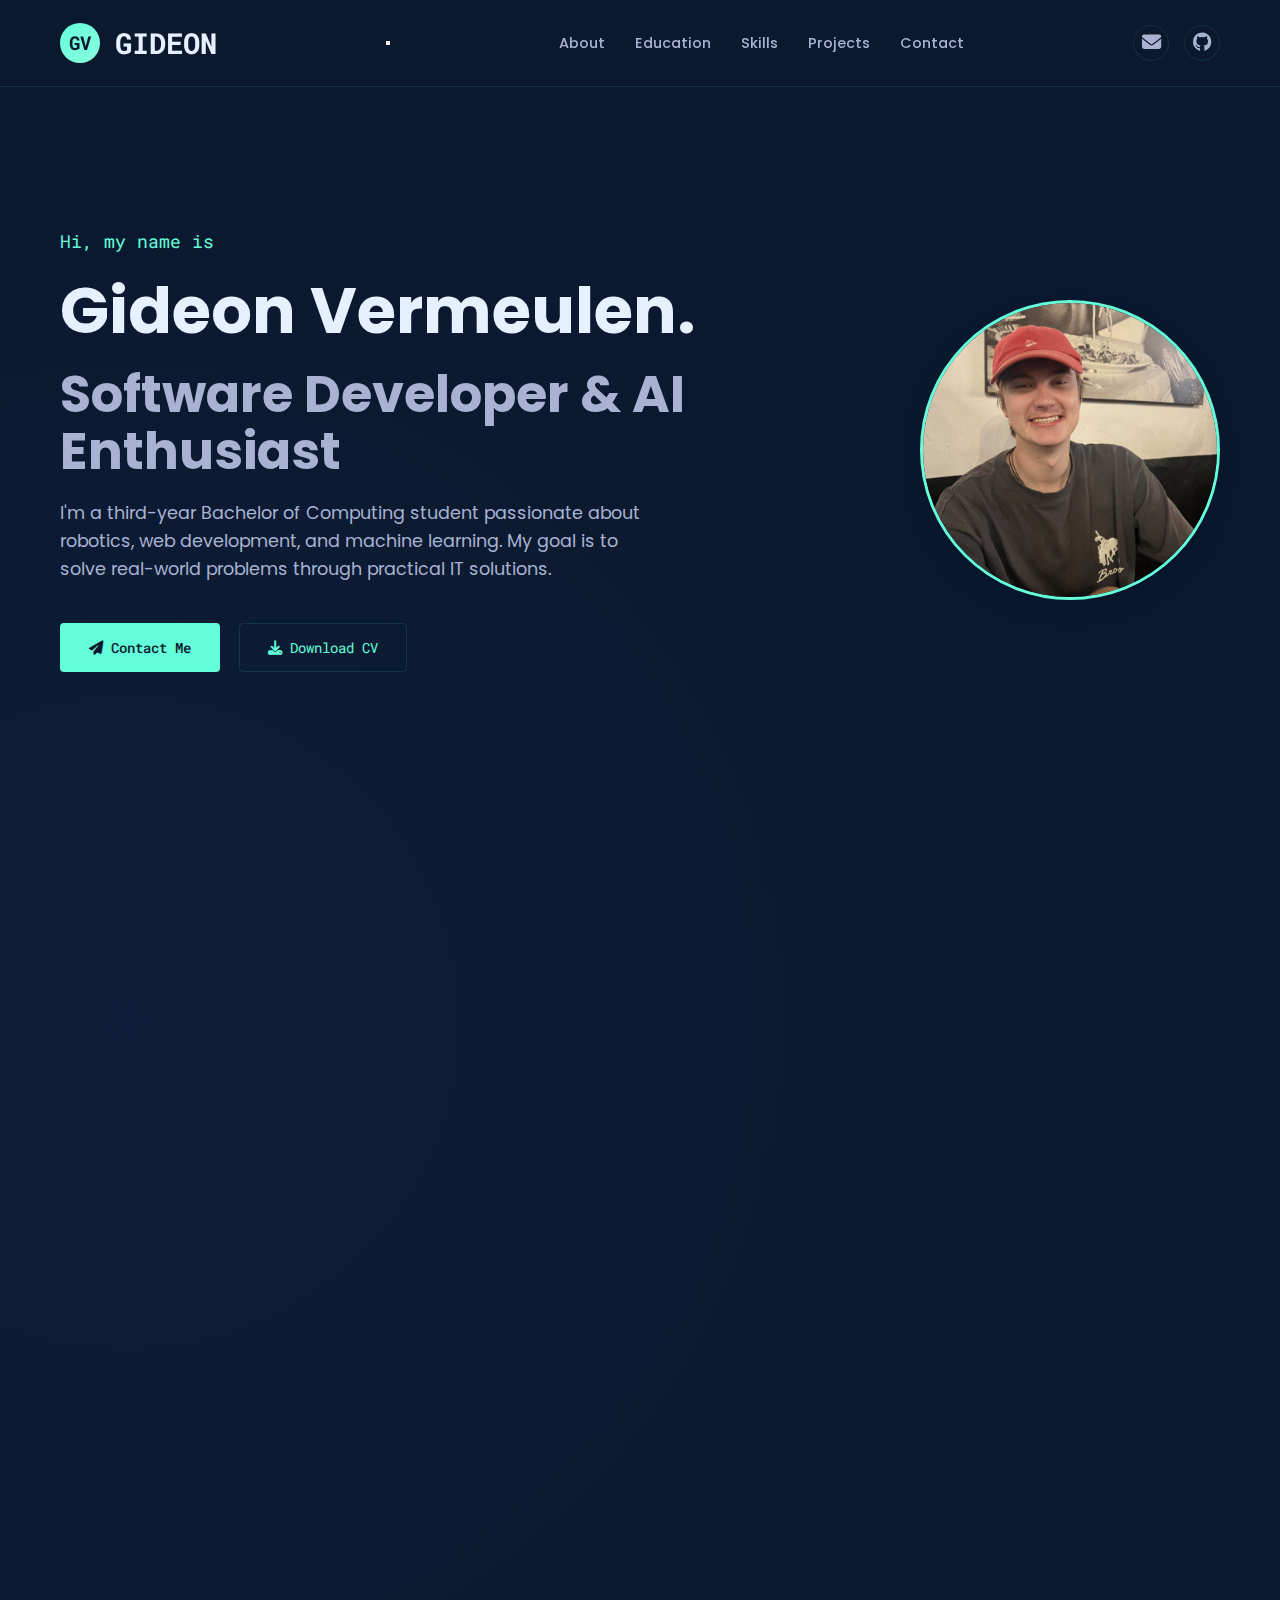
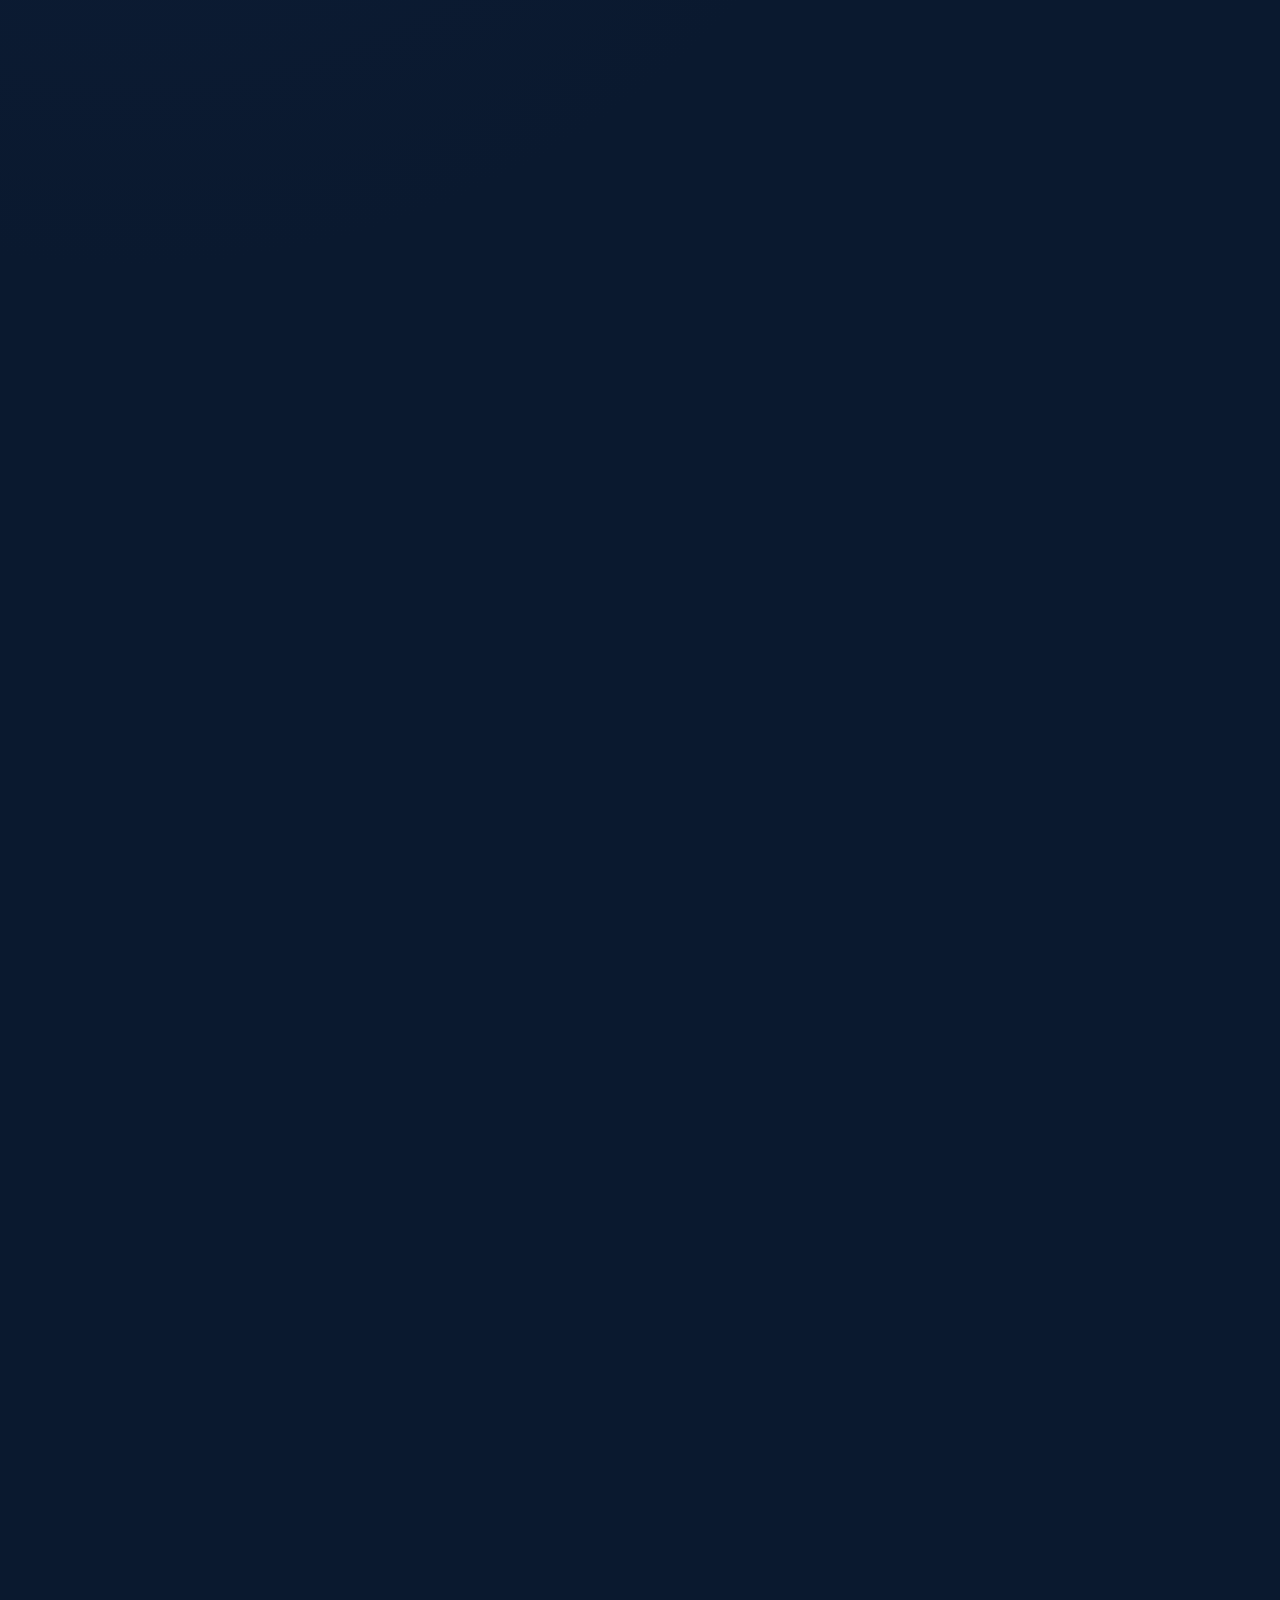
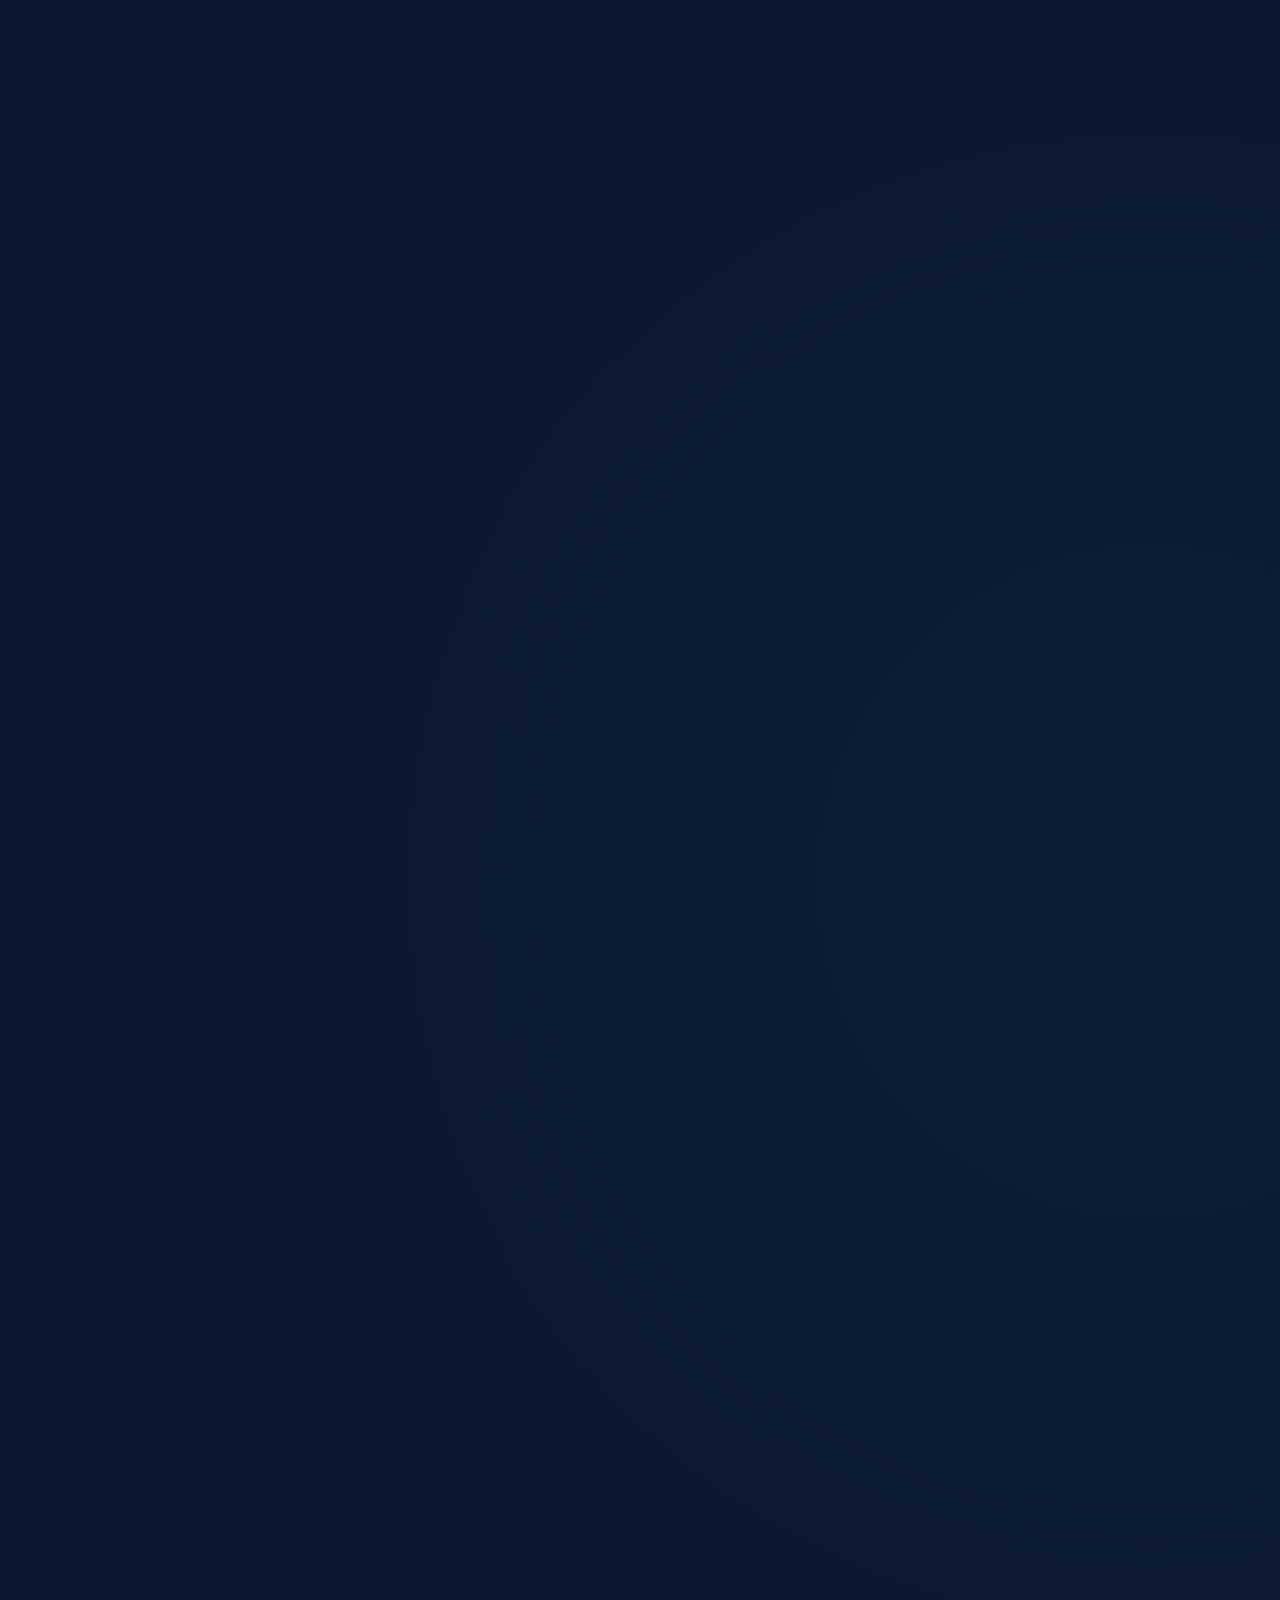
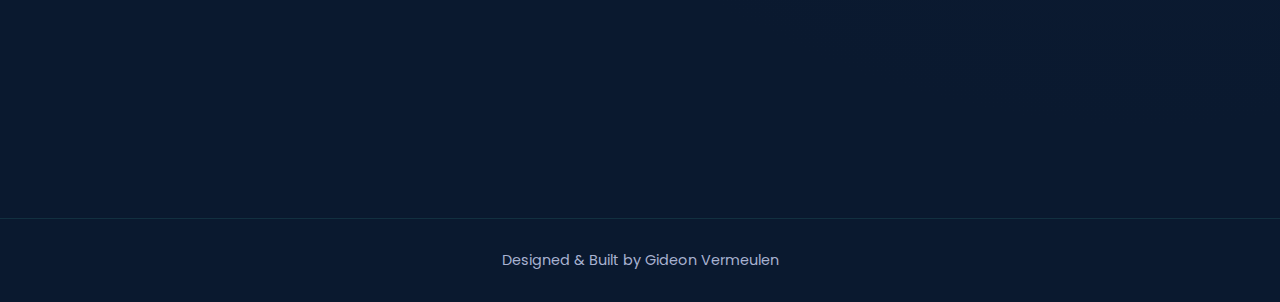
<file: index.html>
<!DOCTYPE html>
<html lang="en">
<head>
    <meta charset="UTF-8">
    <meta name="viewport" content="width=device-width, initial-scale=1.0">
    <title>Gideon Vermeulen - Software Developer</title>
    <link rel="stylesheet" href="https://cdnjs.cloudflare.com/ajax/libs/font-awesome/6.4.0/css/all.min.css">
    <link href="https://fonts.googleapis.com/css2?family=Poppins:wght@300;400;500;600;700&family=Roboto+Mono:wght@300;400;500;700&display=swap" rel="stylesheet">
    <link rel="stylesheet" href="css/Style.css">
</head>
<body>
    <!-- Header & Navigation -->
    <header>
        <div class="container nav-container">
            <a href="#" class="logo">
                <div class="logo-icon">GV</div>
                <span>GIDEON</span>
            </a>
            <button class="nav-toggle" aria-label="Open navigation" aria-expanded="false">
                <span class="hamburger"></span>
            </button>
            <div class="nav-links">
                <a href="#about" class="nav-link">About</a>
                <a href="#education" class="nav-link">Education</a>
                <a href="#skills" class="nav-link">Skills</a>
                <a href="#projects" class="nav-link">Projects</a>
                <a href="#contact" class="nav-link">Contact</a>
            </div>
            <div class="social-icons">
                <a href="mailto:gideonnicovermeulebn@gmail.com" class="icon-link" aria-label="Email">
                    <i class="fas fa-envelope"></i>
                </a>
                <a href="https://github.com/GideonVermeulen" target="_blank" class="icon-link" aria-label="GitHub">
                    <i class="fab fa-github"></i>
                </a>
            </div>
        </div>
    </header>

    <!-- Hero Section -->
    <section class="hero">
        <div class="container">
            <div class="hero-content">
                <div class="hero-text fade-in">
                    <p class="hero-subtitle fade-in">Hi, my name is</p>
                    <h1 class="hero-title fade-in">Gideon Vermeulen.</h1>
                    <h2 class="hero-title fade-in" style="color: var(--text-light); font-size: clamp(1.8rem, 4vw, 3.5rem);">Software Developer & AI Enthusiast</h2>
                    <p class="hero-description fade-in">
                        I'm a third-year Bachelor of Computing student passionate about robotics, web development, and machine learning. My goal is to solve real-world problems through practical IT solutions.
                    </p>
                    <div class="hero-buttons">
                        <a href="#contact" class="btn btn-primary fade-in">
                            <i class="fas fa-paper-plane"></i> Contact Me
                        </a>
                        <a href="src/cv_Gideon.pdf" class="btn fade-in" id="downloadCv" target="_blank" rel="noopener noreferrer">
                            <i class="fas fa-download"></i> Download CV
                        </a>
                    </div>
                </div>
                <div class="hero-image fade-in">
                    <div class="headshot-frame animated">
                        <img src="images/test.jpg" alt="Gideon Vermeulen" class="headshot-img">
                    </div>
                </div>
            </div>
        </div>
    </section>

    <!-- About Section -->
    <section id="about">
        <div class="container">
            <h2 class="section-title fade-in" data-number="01.">About Me</h2>
            <div class="section-content fade-in">
                <div class="about-content">
                    <div class="about-text">
                        <p>
                        I enjoy coding, building projects, and exploring robotics. In my free time, I like to play games and work on side projects where I can try out new ideas and see how my skills improve. I learn best by doing and love seeing tangible progress through each challenge. I'm always eager to grow, improve, and explore new opportunities.
                        </p>
                        <p>
                            I've worked on both front-end and back-end components, especially within educational and research-focused environments. I've worked with REST APIs, public API integration, and basic RESTful API design, and I love experimenting with tech that makes a real world impact. I'm quick to learn, collaborative, and always eager to solve new problems through code.
                        </p>
                        <div class="skills-grid">
                            <div class="skill-item">
                                <i class="fas fa-code skill-icon"></i>
                                <span>Full-Stack Development(student level)</span>
                            </div>
                            <div class="skill-item">
                                <i class="fas fa-robot skill-icon"></i>
                                <span>Robotics & IoT</span>
                            </div>
                            <div class="skill-item">
                                <i class="fas fa-brain skill-icon"></i>
                                <span>Machine Learning</span>
                            </div>
                            <div class="skill-item">
                                <i class="fas fa-microchip skill-icon"></i>
                                <span>Embedded Systems</span>
                            </div>
                        </div>
                    </div>
                </div>
            </div>
        </div>
    </section>

    <!-- Education Section -->
    <section id="education">
        <div class="container">
            <h2 class="section-title fade-in" data-number="02.">Education & Experience</h2>
            <div class="section-content fade-in">
                <div class="timeline-item">
                    <div class="timeline-date">2023 - Present</div>
                        <h3 class="timeline-title">Belgium Campus iTversity — Stellenbosch Campus</h3>
                        <p class="timeline-text">Bachelor of Computing (BComp) — 3rd Year</p>
                        <p class="timeline-text">Areas of focus: Software Engineering, AI, Web Development</p>
                    <div class="show-more-link">
                        Show more <span class="arrow">▼</span>
                    </div>
    <div class="extra-info">
        <p>
            I'm currently a third-year Software Engineering student at Belgium Campus iTversity, actively involved in the Robotics Club and selected to participate in the UCLL International Project, which focuses on combating water hyacinth through innovative IT solutions.
        </p>
    </div>
</div>
                    <div class="timeline-item">
                        <div class="timeline-date">Matriculated  2022</div>
                        <h3 class="timeline-title">Paul Roos Gimnasium</h3>
                        <p class="timeline-text">National Senior Certificate</p>
                    </div>
                </div>
            </div>
        </div>
    </section>

    <!-- Skills Section -->
    <section id="skills">
        <div class="container">
            <h2 class="section-title fade-in" data-number="03.">Technical Skills</h2>
            <div class="section-content fade-in">
                <div class="skills-grid">
                    <div>
                        <h3 style="color: var(--accent); margin-bottom: 15px;">Languages</h3>
                        <p>TypeScript, JavaScript, C#, Java, Python, SQL, HTML/CSS, C++ (Arduino)</p>
                    </div>
                    <div>
                        <h3 style="color: var(--accent); margin-bottom: 15px;">Frameworks / Libraries</h3>
                        <p>Web: Node.js, Express.js, Flask, JSP, Apache Tomcat, React</p>
                        <p>Desktop: Java Swing, .NET (C#)</p>
                        <p>AI/ML: scikit-learn, NumPy, YOLO, TensorFlow, Matplotlib, Seaborn</p>
                    </div>
                    <div>
                        <h3 style="color: var(--accent); margin-bottom: 15px;">Databases</h3>
                        <p>Redis, SQLite, MongoDB, JavaDB, PostgreSQL, MySQL, Microsoft SQL Server</p>
                    </div>
                    <div>
                        <h3 style="color: var(--accent); margin-bottom: 15px;">Tools / Platforms</h3>
                        <p>Docker, Git & GitHub, Postman, Render, Discord API, AWS, Arduino, SQL Server Management Studio</p>
                    </div>
                </div>
            </div>
        </div>
    </section>

    <!-- Projects Section -->
    <section id="projects">
        <div class="container">
            <h2 class="section-title fade-in" data-number="04.">Project Experience</h2>
            <div class="projects-grid">
                <!-- Project 1 -->
                <div class="project-card fade-in">
    <div class="project-header">
        <h3 class="project-title">
            <i class="fas fa-university project-icon"></i>
            CampusLearn Tutoring platform
        </h3>
        <div class="project-tags">
            <span class="project-tag">Node.js</span>
            <span class="project-tag">TypeScript</span>
            <span class="project-tag">MongoDB</span>
            <span class="project-tag">Redis</span>
            <span class="project-tag">Socket.IO</span>
            <span class="project-tag">WebRTC</span>
            <span class="project-tag">Docker</span>
            <span class="project-tag">AWS</span>
            <span class="project-tag">CI/CD</span>
            <span class="project-tag">React</span>
            <span class="project-tag">REST API</span>
            <span class="project-tag">JWT</span>
        </div>
    </div>
    <div class="project-body">
        <p class="project-description">
            A comprehensive educational platform featuring real-time chat, forums, video calling via WebRTC. Backend utilizes Node.js and TypeScript, with Redis for caching and MongoDB for persistence. Successfully deployed to AWS using multi-stage Docker builds and a complete CI/CD pipeline. (No longer hosted)
        </p>
        <div class="project-links">
            <a href="https://github.com/FreeYungHammy/CampusLearn" target="_blank" class="project-link"><i class="fab fa-github"></i> GitHub Repo
            </a>
        </div>
    </div>
</div>
                
                <!-- Project 2 -->
                <div class="project-card fade-in">
                    <div class="project-header">
                        <h3 class="project-title">
                            <i class="fas fa-gas-pump project-icon"></i>
                            ULP95 Fuel Price Prediction
                        </h3>
                        <div class="project-tags">
                            <span class="project-tag">Python</span>
                            <span class="project-tag">scikit-learn</span>
                            <span class="project-tag">Flask</span>
                            <span class="project-tag">Public API</span>
                            <span class="project-tag">Web scraping</span>
                        </div>
                    </div>
                    <div class="project-body">
                        <p class="project-description">
                            Predicts fuel prices in the South African coastal region using machine learning. Currently integrating web scraping and API input to automate predictions.
                        </p>
                        <div class="project-links">
                            <span class="project-tag">In Progress</span>
                            <a href="https://github.com/GideonVermeulen/Petrol-predictions" target="_blank" class="project-link">
                                <i class="fab fa-github"></i> GitHub Repo
                            </a>
                        </div>
                    </div>
                </div>
                
                <!-- Project 3 -->
                <div class="project-card fade-in">
                    <div class="project-header">
                        <h3 class="project-title">
                            <i class="fas fa-robot project-icon"></i>
                            Water Hyacinth Detection(UCLL International Project)
                        </h3>
                        <div class="project-tags">
                            <span class="project-tag">YOLOv8</span>
                            <span class="project-tag">Python</span>
                            <span class="project-tag">Arduino</span>
                            <span class="project-tag">IoT</span>
                            <span class="project-tag">Serial</span>
                        </div>
                    </div>
                    <div class="project-body">
                        <p class="project-description">
                            YOLOv8-based object detection model to identify water hyacinth. Created a working Arduino-powered demo as part of an international project.
                        </p>
                        <div class="project-links">
                            <a href="https://github.com/GideonVermeulen/WaterhaycinthModel_With_arduino_code" target="_blank" class="project-link">
                                <i class="fab fa-github"></i> GitHub Repo
                            </a>
                        </div>
                    </div>
                </div>
                
                <!-- Project 4 -->
                <div class="project-card fade-in">
                    <div class="project-header">
                        <h3 class="project-title">
                            <i class="fab fa-discord project-icon"></i>
                            Arduino-Connected Discord Bot
                        </h3>
                        <div class="project-tags">
                            <span class="project-tag">Discord API</span>
                            <span class="project-tag">Arduino</span>
                            <span class="project-tag">Serial</span>
                        </div>
                    </div>
                    <div class="project-body">
                        <p class="project-description">
                            Created a bot that blinks a physical LED on an Arduino when a Discord message is received. Combines Discord API with serial port communication.
                        </p>
                        <div class="project-links">
                            <a href="https://github.com/GideonVermeulen/My-First-Discord-Bot" target="_blank" class="project-link">
                                <i class="fab fa-github"></i> GitHub Repo
                            </a>
                        </div>
                    </div>
                </div>

                <!-- Project 5 -->
                <div class="project-card fade-in">
                    <div class="project-header">
                        <h3 class="project-title">
                            <i class="fas fa-graduation-cap project-icon"></i>
                            Student Grade Prediction
                        </h3>
                        <div class="project-tags">
                            <span class="project-tag">Python</span>
                            <span class="project-tag">scikit-learn</span>
                            <span class="project-tag">Flask</span>
                            <span class="project-tag">NumPy</span>
                            <span class="project-tag">pandas</span>
                            <span class="project-tag">ANN</span>
                            <span class="project-tag">Keras</span>
                            <span class="project-tag">Matplotlib</span>
                            <span class="project-tag">Seaborn</span>
                        </div>
                    </div>
                    <div class="project-body">
                        <p class="project-description">
                            ANN powered student grade classifier built in Python with scikit-learn, deployed via Flask on Render. 
                        </p>
                        <div class="project-links">
                            <a href="https://mlg282-project-1-website.onrender.com" target="_blank" class="project-link">
                                <i class="fas fa-external-link-alt"></i> Live Website
                            </a>
                            <div class="project-links">
                            <a href="https://github.com/CountessOreo/Grade-Prediction-Tool" target="_blank" class="project-link">
                                <i class="fab fa-github"></i> GitHub Repo
                            </a>
                        </div>
                        </div>
                    </div>
                </div>

                <!-- Project 6 -->
                <div class="project-card fade-in">
                    <div class="project-header">
                        <h3 class="project-title">
                            <i class="fas fa-comment project-icon"></i>
                            Sentiment Analysis Web App
                        </h3>
                        <div class="project-tags">
                            <span class="project-tag">Python</span>
                            <span class="project-tag">NLP</span>
                            <span class="project-tag">Flask</span>
                            <span class="project-tag">pandas</span>
                            <span class="project-tag">NumPy</span>
                            <span class="project-tag">scikit-learn</span>
                            <span class="project-tag">Matplotlib</span>
                            <span class="project-tag">Seaborn</span>
                        </div>
                    </div>
                    <div class="project-body">
                        <p class="project-description">
                            Analyzes and classifies text reviews as positive or negative using natural language processing.
                        </p>
                        <div class="project-links">
                            <a href="https://mlg282-project-2-website.onrender.com" target="_blank" class="project-link">
                                <i class="fas fa-external-link-alt"></i> Live Website
                            </a>
                            <a href="https://github.com/CountessOreo/Sentiment-Analysis-Web-Dashboard" target="_blank" class="project-link">
                                <i class="fab fa-github"></i> GitHub Repo
                            </a>
                        </div>
                    </div>
                </div>

                <!-- Project 7 -->
                <div class="project-card fade-in">
                    <div class="project-header">
                        <h3 class="project-title">
                            <i class="fas fa-user-md project-icon"></i>
                            Student Wellness System
                        </h3>
                        <div class="project-tags">
                            <span class="project-tag">Java</span>
                            <span class="project-tag">JavaDB</span>
                            <span class="project-tag">Java Swing</span>
                        </div>
                    </div>
                    <div class="project-body">
                        <p class="project-description">
                            Desktop application to manage counselors, appointments, and feedback. Built in Java using JavaDB and Java Swing.
                        </p>
                        <div class="project-links">
                            <a href="https://github.com/GideonVermeulen/PRG381_DesktopApp" target="_blank" class="project-link">
                                <i class="fab fa-github"></i> GitHub Repo
                            </a>
                        </div>
                    </div>
                </div>

                <!-- Project 8 -->
                <div class="project-card fade-in">
                    <div class="project-header">
                        <h3 class="project-title">
                            <i class="fas fa-book project-icon"></i>
                            Library Management System
                        </h3>
                        <div class="project-tags">
                            <span class="project-tag">C#</span>
                            <span class="project-tag">.NET</span>
                            <span class="project-tag">SQLite</span>
                            <span class="project-tag">Bcrypt</span>
                        </div>
                    </div>
                    <div class="project-body">
                        <p class="project-description">
                            Book and client management desktop tool. Built in C# (.NET) using SQLite with Bcrypt for password security.
                        </p>
                        <div class="project-links">
                            <a href="https://github.com/FrederikWKnoetze/PRG-281-Library" target="_blank" class="project-link">
                                <i class="fab fa-github"></i> GitHub Repo
                            </a>
                        </div>
                    </div>
                </div>

                <!-- Project 9 -->
                <div class="project-card fade-in">
                    <div class="project-header">
                        <h3 class="project-title">
                            <i class="fas fa-dragon project-icon"></i>
                            Elden Ring Educational Website
                        </h3>
                        <div class="project-tags">
                            <span class="project-tag">HTML</span>
                            <span class="project-tag">CSS</span>
                            <span class="project-tag">JavaScript</span>
                            <span class="project-tag">GitHub Pages</span>
                        </div>
                    </div>
                    <div class="project-body">
                        <p class="project-description">
                            Fantasy themed educational platform using HTML, CSS, and JavaScript inspired by Elden Ring.
                        </p>
                        <div class="project-links">
                            <a href="https://frederikwknoetze.github.io/WPR-281" target="_blank" class="project-link">
                                <i class="fas fa-external-link-alt"></i> Live Website
                            </a>
                            <a href="https://github.com/FrederikWKnoetze/WPR-281" target="_blank" class="project-link">
                                <i class="fab fa-github"></i> GitHub Repo
                            </a>
                        </div>
                    </div>
                </div>
            </div>
        </div>
    </section>

    <!-- Contact Section -->
    <section id="contact">
        <div class="container">
            <h2 class="section-title fade-in" data-number="05.">Contact Me</h2>
            <div class="contact-container">
                <div class="contact-info fade-in">
                    <p>I'm currently seeking internship or entry-level opportunities in any area of software development or IT. I’m eager to gain real-world experience, grow my skills, and contribute wherever I can. I'm open to learning and working across domains, feel free to reach out if there's an opportunity to collaborate!</p>
                    <div class="contact-methods">
                        <div class="contact-method">
                            <div class="contact-icon">
                                <i class="fas fa-envelope"></i>
                            </div>
                            <div>
                                <h3>Email</h3>
                                <p>gideonnicovermeulebn@gmail.com</p>
                            </div>
                        </div>
                        <div class="contact-method">
                            <div class="contact-icon">
                                <i class="fas fa-phone"></i>
                            </div>
                            <div>
                                <h3>Phone</h3>
                                <p>+27 63 563 2963</p>
                            </div>
                        </div>
                        <div class="contact-method">
                            <div class="contact-icon">
                                <i class="fab fa-github"></i>
                            </div>
                            <div>
                                <h3>GitHub</h3>
                                <p>github.com/GideonVermeulen</p>
                            </div>
                        </div>
                        <div class="contact-method">
                            <div class="contact-icon">
                                <i class="fas fa-map-marker-alt"></i>
                            </div>
                            <div>
                                <h3>Location</h3>
                                <p>Stellenbosch, South Africa</p>
                            </div>
                        </div>
                    </div>
                </div>
                <div class="contact-form fade-in">
                    <form id="contactForm" action="https://formspree.io/f/xyzpebbw" method="POST">
                        <div class="form-group">
                            <label for="name" class="form-label">Name</label>
                            <input type="text" id="name" name="name" class="form-input" required>
                        </div>
                        <div class="form-group">
                            <label for="email" class="form-label">Email</label>
                            <input type="email" id="email" name="email" class="form-input" required>
                        </div>
                        <div class="form-group">
                            <label for="message" class="form-label">Message</label>
                            <textarea id="message" name="message" class="form-input" required></textarea>
                        </div>
                        <button type="submit" class="btn btn-submit">
                            <i class="fas fa-paper-plane"></i> Send Message
                        </button>
                    </form>
                    <div id="successMessage" class="success-message">
                        <i class="fas fa-check-circle" style="color: var(--accent); margin-right: 10px;"></i>
                        Thank you for contacting me! I'll respond as soon as possible.
                    </div>
                </div>
            </div>
        </div>
    </section>

    <!-- Footer -->
    <footer>
        <div class="container">
            <p>Designed & Built by Gideon Vermeulen</p>
        </div>
    </footer>
<script src="Js/app.js"></script>
</body>
</html>
</file>
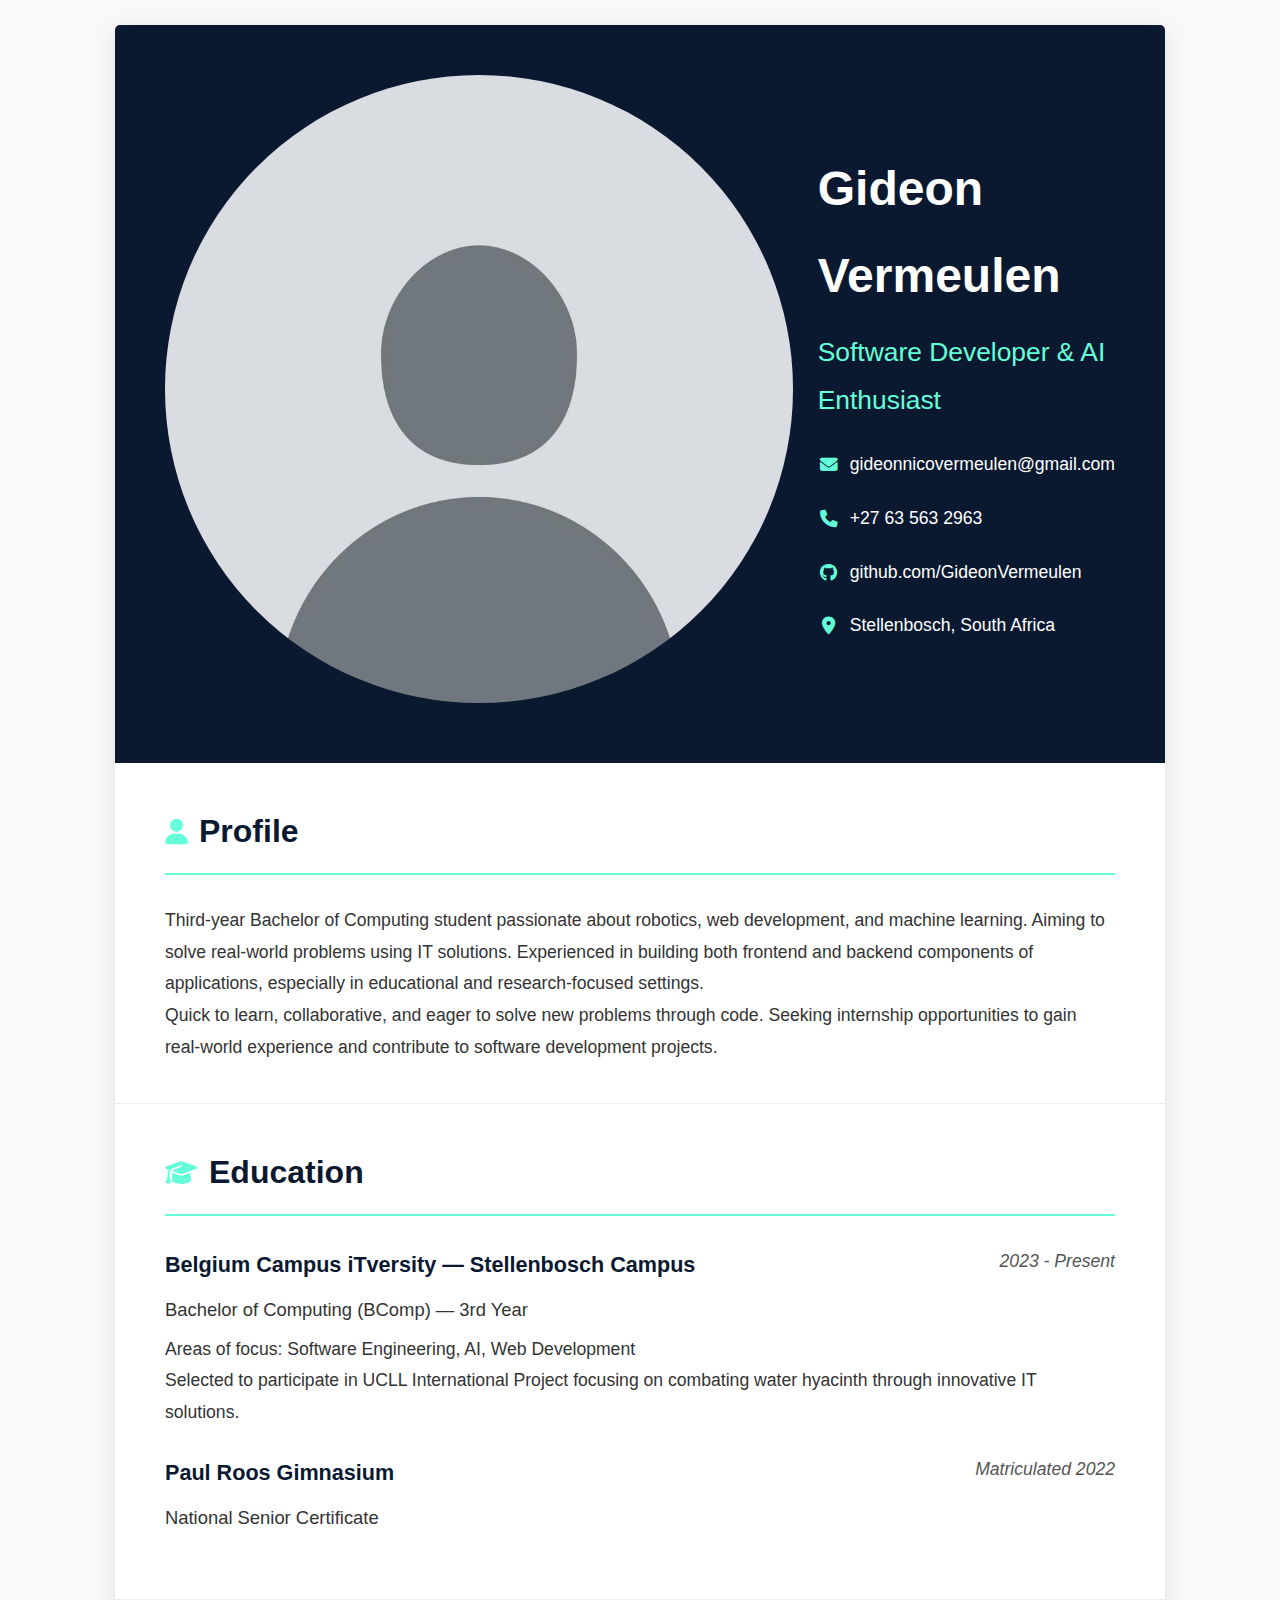
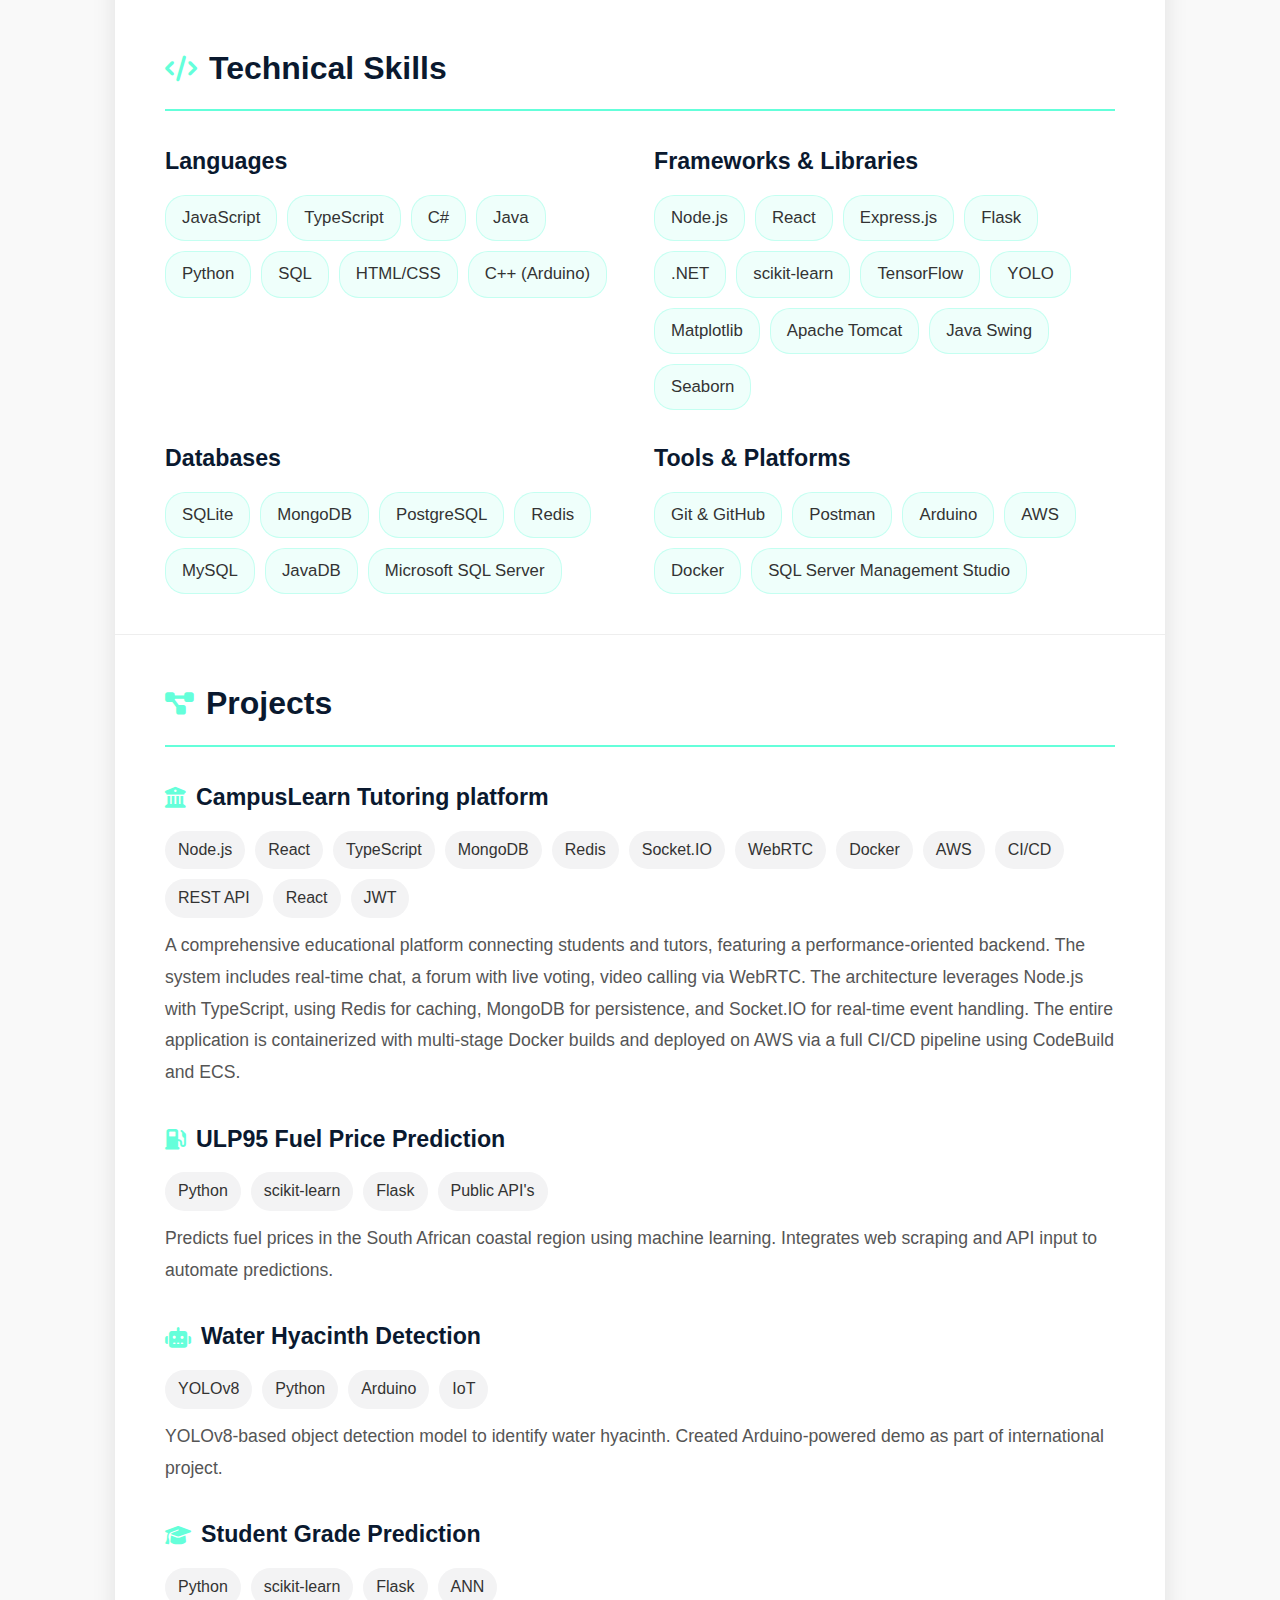
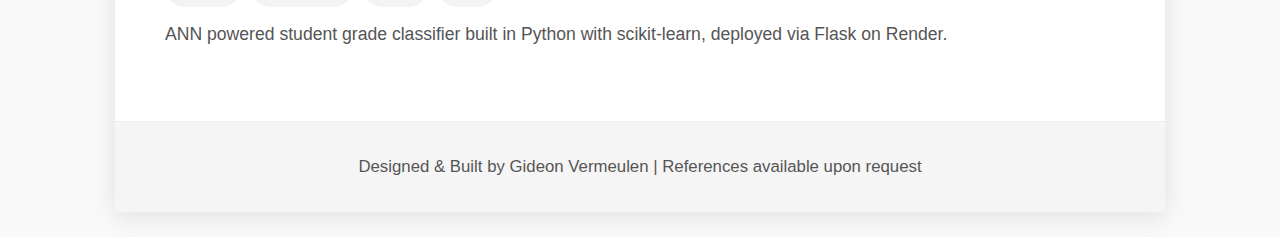
<file: cv.html>
<!DOCTYPE html>
<html lang="en">
<head>
    <meta charset="UTF-8">
    <meta name="viewport" content="width=device-width, initial-scale=1.0">
    <title>Gideon Vermeulen - CV</title>
    <link rel="stylesheet" href="https://cdnjs.cloudflare.com/ajax/libs/font-awesome/6.4.0/css/all.min.css">
    <style>
        :root {
            --primary: #0a192f;
            --secondary: #112240;
            --accent: #64ffda;
            --text: #333;
            --text-light: #555;
            --white: #fff;
        }

        * {
            margin: 0;
            padding: 0;
            box-sizing: border-box;
            font-family: 'Segoe UI', Tahoma, Geneva, Verdana, sans-serif;
        }

        body {
            color: var(--text);
            line-height: 1.8;
            background: #f9f9f9;
            padding: 25px;
            font-size: 1.1rem; /* larger base text */
        }

        .cv-container {
            max-width: 1050px;
            margin: 0 auto;
            background: var(--white);
            box-shadow: 0 5px 25px rgba(0,0,0,0.1);
            border-radius: 5px;
            overflow: hidden;
        }

        /* Header Section */
        .cv-header {
            display: flex;
            background: var(--primary);
            color: white;
            padding: 50px;
            align-items: center;
        }

        .headshot-container img {
            width: 100%;
            height: 100%;
            object-fit: cover;
            border-radius: 50%;
        }

        .header-content {
            flex: 1;
            margin-left: 25px;
        }

        .name {
            font-size: 3rem; /* bigger name */
            font-weight: 700;
            margin-bottom: 10px;
            color: var(--white);
        }

        .title {
            font-size: 1.65rem; /* slightly larger title */
            color: var(--accent);
            margin-bottom: 25px;
            font-weight: 500;
        }

        .contact-info {
            display: flex;
            flex-wrap: wrap;
            gap: 22px;
        }

        .contact-item {
            display: flex;
            align-items: center;
            font-size: 1.1rem; /* increased */
        }

        .contact-item i {
            color: var(--accent);
            margin-right: 10px;
            width: 22px;
            text-align: center;
        }

        /* Section Styles */
        .section {
            padding: 40px 50px; /* more padding */
            border-bottom: 1px solid #eee;
        }

        .section-title {
            color: var(--primary);
            font-size: 2rem; /* larger section title */
            margin-bottom: 30px;
            padding-bottom: 12px;
            border-bottom: 2px solid var(--accent);
            display: flex;
            align-items: center;
        }

        .section-title i {
            margin-right: 12px;
            color: var(--accent);
            font-size: 1.6rem;
        }

        /* Education */
        .education-item {
            margin-bottom: 25px;
        }

        .education-header {
            display: flex;
            justify-content: space-between;
            margin-bottom: 8px;
        }

        .institution {
            font-weight: 600;
            font-size: 1.35rem;
            color: var(--primary);
        }

        .date {
            color: var(--text-light);
            font-style: italic;
            font-size: 1.1rem;
        }

        .degree {
            font-weight: 500;
            margin-bottom: 8px;
            font-size: 1.15rem;
        }

        /* Skills */
        .skills-container {
            display: grid;
            grid-template-columns: repeat(auto-fill, minmax(320px, 1fr));
            gap: 28px;
        }

        .skill-category h3 {
            color: var(--primary);
            margin-bottom: 12px;
            font-size: 1.45rem; /* larger subheading */
        }

        .skill-list {
            display: flex;
            flex-wrap: wrap;
            gap: 10px;
        }

        .skill-tag {
            background: rgba(100, 255, 218, 0.1);
            color: var(--text);
            padding: 7px 16px;
            border-radius: 20px;
            font-size: 1.05rem;
            border: 1px solid rgba(100, 255, 218, 0.3);
        }

        /* Projects */
        .project-item {
            margin-bottom: 30px;
            page-break-inside: avoid;
        }

        .project-header {
            display: flex;
            justify-content: space-between;
            margin-bottom: 10px;
        }

        .project-title {
            font-weight: 600;
            color: var(--primary);
            font-size: 1.45rem;
            display: flex;
            align-items: center;
        }

        .project-title i {
            color: var(--accent);
            margin-right: 10px;
            font-size: 1.3rem;
        }

        .project-tags {
            display: flex;
            flex-wrap: wrap;
            gap: 10px;
            margin: 12px 0;
        }

        .project-tag {
            background: rgba(10, 25, 47, 0.05);
            color: var(--text);
            font-size: 1rem;
            padding: 5px 13px;
            border-radius: 20px;
        }

        .project-description {
            color: var(--text-light);
            margin-bottom: 10px;
            font-size: 1.1rem;
        }

        /* Footer */
        .cv-footer {
            text-align: center;
            padding: 30px;
            color: var(--text-light);
            font-size: 1.05rem;
            background: #f5f5f5;
        }

        /* Print Styles */
        @media print {
            body {
                padding: 0;
                background: white;
            }
            .cv-container {
                box-shadow: none;
                border-radius: 0;
            }
            .section {
                page-break-inside: avoid;
            }
        }

        /* Retina image quality */
        @media (-webkit-min-device-pixel-ratio: 2), (min-resolution: 192dpi) {
            .headshot-container img {
                image-rendering: -webkit-optimize-contrast;
            }
        }
    </style>
</head>
<body>
    <div class="cv-container">
        <div class="cv-header">
            <div class="headshot-container">
                <img src="images/Headshot.jpg" alt="Gideon Vermeulen" onerror="this.style.display='none'; this.parentNode.style.background='#112240'; this.parentNode.innerHTML='<i class=\'fas fa-user\' style=\'color:white;font-size:3rem;margin-top:50px;margin-left:45px;\'></i>'">
            </div>
            <div class="header-content">
                <h1 class="name">Gideon Vermeulen</h1>
                <div class="title">Software Developer & AI Enthusiast</div>
                <div class="contact-info">
                    <div class="contact-item">
                        <i class="fas fa-envelope"></i>
                        gideonnicovermeulen@gmail.com
                    </div>
                    <div class="contact-item">
                        <i class="fas fa-phone"></i>
                        +27 63 563 2963
                    </div>
                    <div class="contact-item">
                        <i class="fab fa-github"></i>
                        github.com/GideonVermeulen
                    </div>
                    <div class="contact-item">
                        <i class="fas fa-map-marker-alt"></i>
                        Stellenbosch, South Africa
                    </div>
                </div>
            </div>
        </div>
        
        <div class="section">
            <h2 class="section-title"><i class="fas fa-user"></i> Profile</h2>
            <p>Third-year Bachelor of Computing student passionate about robotics, web development, and machine learning. Aiming to solve real-world problems using IT solutions. Experienced in building both frontend and backend components of applications, especially in educational and research-focused settings.</p>
            <p>Quick to learn, collaborative, and eager to solve new problems through code. Seeking internship opportunities to gain real-world experience and contribute to software development projects.</p>
        </div>
        
        <div class="section">
            <h2 class="section-title"><i class="fas fa-graduation-cap"></i> Education</h2>
            <div class="education-item">
                <div class="education-header">
                    <div class="institution">Belgium Campus iTversity — Stellenbosch Campus</div>
                    <div class="date">2023 - Present</div>
                </div>
                <div class="degree">Bachelor of Computing (BComp) — 3rd Year</div>
                <p>Areas of focus: Software Engineering, AI, Web Development</p>
                <p>Selected to participate in UCLL International Project focusing on combating water hyacinth through innovative IT solutions.</p>
            </div>
            
            <div class="education-item">
                <div class="education-header">
                    <div class="institution">Paul Roos Gimnasium</div>
                    <div class="date">Matriculated 2022</div>
                </div>
                <div class="degree">National Senior Certificate</div>
            </div>
        </div>
        
        <div class="section">
            <h2 class="section-title"><i class="fas fa-code"></i> Technical Skills</h2>
            <div class="skills-container">
                <div class="skill-category">
                    <h3>Languages</h3>
                    <div class="skill-list">
                        <span class="skill-tag">JavaScript</span>
                        <span class="skill-tag">TypeScript</span>
                        <span class="skill-tag">C#</span>
                        <span class="skill-tag">Java</span>
                        <span class="skill-tag">Python</span>
                        <span class="skill-tag">SQL</span>
                        <span class="skill-tag">HTML/CSS</span>
                        <span class="skill-tag">C++ (Arduino)</span>
                    </div>
                </div>
                
                <div class="skill-category">
                    <h3>Frameworks & Libraries</h3>
                    <div class="skill-list">
                        <span class="skill-tag">Node.js</span>
                        <span class="skill-tag">React</span>
                        <span class="skill-tag">Express.js</span>
                        <span class="skill-tag">Flask</span>
                        <span class="skill-tag">.NET</span>
                        <span class="skill-tag">scikit-learn</span>
                        <span class="skill-tag">TensorFlow</span>
                        <span class="skill-tag">YOLO</span>
                        <span class="skill-tag">Matplotlib</span>
                        <span class="skill-tag">Apache Tomcat</span>
                        <span class="skill-tag">Java Swing</span>
                        <span class="skill-tag">Seaborn</span>
                    </div>
                </div>
                
                <div class="skill-category">
                    <h3>Databases</h3>
                    <div class="skill-list">
                        <span class="skill-tag">SQLite</span>
                        <span class="skill-tag">MongoDB</span>
                        <span class="skill-tag">PostgreSQL</span>
                        <span class="skill-tag">Redis</span>
                        <span class="skill-tag">MySQL</span>
                        <span class="skill-tag">JavaDB</span>
                        <span class="skill-tag">Microsoft SQL Server</span>
                    </div>
                </div>
                
                <div class="skill-category">
                    <h3>Tools & Platforms</h3>
                    <div class="skill-list">
                        <span class="skill-tag">Git & GitHub</span>
                        <span class="skill-tag">Postman</span>
                        <span class="skill-tag">Arduino</span>
                        <span class="skill-tag">AWS</span>
                        <span class="skill-tag">Docker</span>
                        <span class="skill-tag">SQL Server Management Studio</span>
                    </div>
                </div>
            </div>
        </div>
        
        <div class="section">
            <h2 class="section-title"><i class="fas fa-project-diagram"></i> Projects</h2>
            
            <div class="project-item">
                <div class="project-header">
                    <div class="project-title"><i class="fas fa-university"></i> CampusLearn Tutoring platform</div>
                </div>
                <div class="project-tags">
                    <span class="project-tag">Node.js</span>
                    <span class="project-tag">React</span>
                    <span class="project-tag">TypeScript</span>
                    <span class="project-tag">MongoDB</span>
                    <span class="project-tag">Redis</span>
                    <span class="project-tag">Socket.IO</span>
                    <span class="project-tag">WebRTC</span>
                    <span class="project-tag">Docker</span>
                    <span class="project-tag">AWS</span>
                    <span class="project-tag">CI/CD</span>
                    <span class="project-tag">REST API</span>
                    <span class="project-tag">React</span>
                    <span class="project-tag">JWT</span>
                </div>
                <p class="project-description">A comprehensive educational platform connecting students and tutors, featuring a performance-oriented backend. The system includes real-time chat, a forum with live voting, video calling via WebRTC. The architecture leverages Node.js with TypeScript, using Redis for caching, MongoDB for persistence, and Socket.IO for real-time event handling. The entire application is containerized with multi-stage Docker builds and deployed on AWS via a full CI/CD pipeline using CodeBuild and ECS.</p>
            </div>
            
            <div class="project-item">
                <div class="project-header">
                    <div class="project-title"><i class="fas fa-gas-pump"></i> ULP95 Fuel Price Prediction</div>
                </div>
                <div class="project-tags">
                    <span class="project-tag">Python</span>
                    <span class="project-tag">scikit-learn</span>
                    <span class="project-tag">Flask</span>
                    <span class="project-tag">Public API's</span>
                </div>
                <p class="project-description">Predicts fuel prices in the South African coastal region using machine learning. Integrates web scraping and API input to automate predictions.</p>
            </div>
            
            <div class="project-item">
                <div class="project-header">
                    <div class="project-title"><i class="fas fa-robot"></i> Water Hyacinth Detection</div>
                </div>
                <div class="project-tags">
                    <span class="project-tag">YOLOv8</span>
                    <span class="project-tag">Python</span>
                    <span class="project-tag">Arduino</span>
                    <span class="project-tag">IoT</span>
                </div>
                <p class="project-description">YOLOv8-based object detection model to identify water hyacinth. Created Arduino-powered demo as part of international project.</p>
            </div>
            
            <div class="project-item">
                <div class="project-header">
                    <div class="project-title"><i class="fas fa-graduation-cap"></i> Student Grade Prediction</div>
                </div>
                <div class="project-tags">
                    <span class="project-tag">Python</span>
                    <span class="project-tag">scikit-learn</span>
                    <span class="project-tag">Flask</span>
                    <span class="project-tag">ANN</span>
                </div>
                <p class="project-description">ANN powered student grade classifier built in Python with scikit-learn, deployed via Flask on Render.</p>
            </div>
        </div>
        
        <div class="cv-footer">
            Designed & Built by Gideon Vermeulen | References available upon request
        </div>
    </div>

    <script>
        // Image quality improvement script
        document.addEventListener('DOMContentLoaded', function() {
            const headshotImg = document.querySelector('.headshot-container img');
            
            // Check if image is loaded successfully
            if (headshotImg) {
                headshotImg.onload = function() {
                    console.log('Headshot image loaded successfully');
                };
                
                headshotImg.onerror = function() {
                    console.log('Headshot image failed to load');
                    // Fallback styling already implemented in HTML
                };
            }
        });
    </script>
</body>
</html>
</file>
<file: css/Style.css>
:root {
            --primary: #0a192f;
            --secondary: #112240;
            --accent: #64ffda;
            --accent-light: #8affdf;
            --text: #ccd6f6;
            --text-light: #a8b2d1;
            --white: #e6f1ff;
            --transition: all 0.25s cubic-bezier(0.645, 0.045, 0.355, 1);
            --shadow: 0 10px 30px -15px rgba(2, 12, 27, 0.7);
            --border: 1px solid rgba(100, 255, 218, 0.1);
        }

        * {
            margin: 0;
            padding: 0;
            box-sizing: border-box;
        }

        body {
            font-family: 'Poppins', sans-serif;
            background-color: var(--primary);
            color: var(--text);
            line-height: 1.6;
            overflow-x: hidden;
            background-image: 
                radial-gradient(circle at 10% 20%, rgba(17, 34, 64, 0.5) 0%, transparent 20%),
                radial-gradient(circle at 90% 80%, rgba(17, 34, 64, 0.4) 0%, transparent 20%);
        }

        .container {
            max-width: 1200px;
            margin: 0 auto;
            padding: 0 20px;
        }

        /* Header & Navigation */
        header {
            padding: 20px 0;
            position: fixed;
            top: 0;
            width: 100%;
            z-index: 1000;
            background-color: rgba(10, 25, 47, 0.9);
            backdrop-filter: blur(10px);
            transition: var(--transition);
            border-bottom: var(--border);
        }

        .nav-container {
            display: flex;
            justify-content: space-between;
            align-items: center;
        }

        .logo {
            font-size: 1.8rem;
            font-weight: 700;
            color: var(--accent);
            text-decoration: none;
            font-family: 'Roboto Mono', monospace;
            display: flex;
            align-items: center;
        }

        .logo span {
            color: var(--white);
            margin-left: 5px;
        }

        .logo-icon {
            background: linear-gradient(135deg, var(--accent), var(--accent-light));
            width: 40px;
            height: 40px;
            border-radius: 50%;
            display: flex;
            align-items: center;
            justify-content: center;
            margin-right: 10px;
            color: var(--primary);
            font-size: 1.2rem;
        }

        .nav-links {
            display: flex;
            gap: 30px;
        }

        .nav-link {
            color: var(--text-light);
            text-decoration: none;
            font-size: 0.9rem;
            font-weight: 500;
            transition: var(--transition);
            position: relative;
        }

        .nav-link:hover {
            color: var(--accent);
        }

        .nav-link::after {
            content: '';
            position: absolute;
            bottom: -5px;
            left: 0;
            width: 0;
            height: 2px;
            background-color: var(--accent);
            transition: var(--transition);
        }

        .nav-link:hover::after {
            width: 100%;
        }

        .social-icons {
            display: flex;
            gap: 15px;
        }

        .icon-link {
            color: var(--text-light);
            font-size: 1.2rem;
            transition: var(--transition);
            width: 36px;
            height: 36px;
            border-radius: 50%;
            display: flex;
            align-items: center;
            justify-content: center;
            border: var(--border);
            text-decoration: none; /* Fix: Remove underline */
        }

        .icon-link:hover {
            color: var(--accent);
            border-color: var(--accent);
            transform: translateY(-3px);
        }

        /* Hero Section */
        .hero {
            min-height: 100vh;
            display: flex;
            align-items: center;
            padding-top: 100px;
            position: relative;
            overflow: hidden;
        }

        .hero-content {
            display: flex;
            align-items: center;
            gap: 60px;
            width: 100%;
        }

        .hero-text {
            flex: 1;
        }

        .hero-image {
            flex: 0 0 300px;
            position: relative;
        }

        .headshot-frame {
            width: 300px;
            height: 300px;
            border-radius: 50%;
            overflow: hidden;
            border: 3px solid var(--accent);
            box-shadow: var(--shadow);
            position: relative;
            background: linear-gradient(45deg, var(--secondary), var(--primary));
            display: flex;
            align-items: center;
            justify-content: center;
        }

        .headshot-img {
            width: 100%;
            height: 100%;
            object-fit: cover;
            background-color: #0a192f;
        }

        .headshot-frame::before {
            content: '';
            position: absolute;
            top: -15px;
            left: -15px;
            right: -15px;
            bottom: -15px;
            border: 2px solid var(--accent);
            border-radius: 50%;
            opacity: 0.3;
            animation: pulse 3s infinite;
        }

        @keyframes pulse {
            0% { opacity: 0.3; transform: scale(1); }
            50% { opacity: 0.6; transform: scale(1.05); }
            100% { opacity: 0.3; transform: scale(1); }
        }

        .hero-subtitle {
            color: var(--accent);
            font-family: 'Roboto Mono', monospace;
            font-size: 1.1rem;
            margin-bottom: 20px;
        }

        .hero-title {
            font-size: clamp(2.5rem, 5vw, 4.5rem);
            font-weight: 700;
            margin-bottom: 20px;
            line-height: 1.1;
            color: var(--white);
        }

        .hero-description {
            color: var(--text-light);
            font-size: 1.1rem;
            max-width: 600px;
            margin-bottom: 40px;
        }

        .btn {
            display: inline-flex;
            align-items: center;
            padding: 12px 28px;
            background-color: transparent;
            border: var(--border);
            color: var(--accent);
            text-decoration: none;
            font-family: 'Roboto Mono', monospace;
            font-size: 0.9rem;
            border-radius: 4px;
            transition: var(--transition);
            cursor: pointer;
            gap: 8px;
        }

        .btn:hover {
            background-color: rgba(100, 255, 218, 0.1);
            transform: translateY(-3px);
        }

        .btn-primary {
            background-color: var(--accent);
            color: var(--primary);
            font-weight: 500;
            margin-right: 15px;
        }

        .btn-primary:hover {
            background-color: transparent;
            color: var(--accent);
        }

        /* Sections */
        section {
            padding: 100px 0;
        }

        .section-title {
            font-family: 'Roboto Mono', monospace;
            color: var(--white);
            font-size: 2rem;
            margin-bottom: 30px;
            position: relative;
            display: flex;
            align-items: center;
        }

        .section-title::before {
            content: attr(data-number);
            color: var(--accent);
            font-size: 1.2rem;
            margin-right: 10px;
            font-weight: 400;
        }

        .section-title::after {
            content: '';
            flex-grow: 1;
            height: 1px;
            background-color: var(--text-light);
            margin-left: 20px;
            opacity: 0.2;
        }

        .section-content {
            background-color: var(--secondary);
            border-radius: 8px;
            padding: 30px;
            box-shadow: var(--shadow);
            transition: var(--transition);
            border: var(--border);
        }

        .section-content:hover {
            transform: translateY(-5px);
        }

        /* About */
        .about-content {
            display: flex;
            gap: 40px;
        }

        .about-text {
            flex: 1;
        }

        .about-text p {
            margin-bottom: 20px;
            color: var(--text-light);
        }

        .skills-grid {
            display: grid;
            grid-template-columns: repeat(2, 1fr);
            gap: 15px;
            margin-top: 20px;
        }

        .skill-item {
            display: flex;
            align-items: center;
        }

        .skill-icon {
            color: var(--accent);
            margin-right: 10px;
            font-size: 0.9rem;
            width: 24px;
            text-align: center;
        }

        /* Experience */
        .timeline {
            position: relative;
            max-width: 800px;
        }

        .timeline::after {
            content: '';
            position: absolute;
            width: 2px;
            background-color: var(--accent);
            top: 0;
            bottom: 0;
            left: 20px;
            margin-left: -3px;
        }

        .timeline-item {
            position: relative;
            margin-bottom: 40px;
            padding-left: 50px;
        }

        .timeline-date {
            font-family: 'Roboto Mono', monospace;
            color: var(--accent);
            font-size: 0.9rem;
            margin-bottom: 5px;
        }

        .timeline-title {
            font-size: 1.3rem;
            margin-bottom: 10px;
            color: var(--white);
        }

        .timeline-text {
            color: var(--text-light);
        }

        /* Projects */
        .projects-grid {
            display: grid;
            grid-template-columns: repeat(auto-fill, minmax(300px, 1fr));
            gap: 30px;
        }

        .project-card {
            background-color: var(--secondary);
            border-radius: 8px;
            overflow: hidden;
            transition: var(--transition);
            border: var(--border);
            position: relative;
        }

        .project-card:hover {
            transform: translateY(-7px);
            border-color: var(--accent);
        }

        .project-header {
            padding: 20px;
            border-bottom: var(--border);
        }

        .project-title {
            font-size: 1.2rem;
            margin-bottom: 10px;
            color: var(--white);
            display: flex;
            align-items: center;
        }

        .project-icon {
            color: var(--accent);
            margin-right: 10px;
            font-size: 1.1rem;
        }

        .project-tags {
            display: flex;
            flex-wrap: wrap;
            gap: 8px;
            margin-top: 10px;
        }

        .project-tag {
            background-color: rgba(100, 255, 218, 0.1);
            color: var(--accent);
            font-size: 0.7rem;
            padding: 4px 10px;
            border-radius: 20px;
            font-family: 'Roboto Mono', monospace;
        }

        .project-body {
            padding: 20px;
        }

        .project-description {
            color: var(--text-light);
            font-size: 0.95rem;
            margin-bottom: 20px;
        }

        .project-links {
            display: flex;
            gap: 15px;
        }

        .project-link {
            display: flex;
            align-items: center;
            color: var(--text-light);
            text-decoration: none;
            font-size: 0.85rem;
            transition: var(--transition);
        }

        .project-link:hover {
            color: var(--accent);
        }

        .project-link i {
            margin-right: 5px;
        }

        /* Contact Form */
        .contact-container {
            display: flex;
            gap: 50px;
        }

        .contact-info {
            flex: 1;
        }

        .contact-methods {
            display: flex;
            flex-direction: column;
            gap: 25px;
            margin-top: 30px;
        }

        .contact-method {
            display: flex;
            align-items: center;
        }

        .contact-icon {
            width: 50px;
            height: 50px;
            background-color: var(--secondary);
            border-radius: 50%;
            display: flex;
            align-items: center;
            justify-content: center;
            color: var(--accent);
            font-size: 1.2rem;
            margin-right: 15px;
            border: var(--border);
        }

        .contact-form {
            flex: 1;
            background-color: var(--secondary);
            padding: 30px;
            border-radius: 8px;
            box-shadow: var(--shadow);
            border: var(--border);
        }

        .form-group {
            margin-bottom: 20px;
        }

        .form-label {
            display: block;
            margin-bottom: 8px;
            color: var(--text-light);
            font-size: 0.9rem;
        }

        .form-input {
            width: 100%;
            padding: 12px 15px;
            background-color: rgba(10, 25, 47, 0.5);
            border: var(--border);
            border-radius: 4px;
            color: var(--text);
            font-family: 'Poppins', sans-serif;
            transition: var(--transition);
        }

        .form-input:focus {
            outline: none;
            border-color: var(--accent);
            box-shadow: 0 0 0 2px rgba(100, 255, 218, 0.2);
        }

        textarea.form-input {
            min-height: 150px;
            resize: vertical;
        }

        .btn-submit {
            background-color: var(--accent);
            color: var(--primary);
            border: none;
            font-weight: 500;
            cursor: pointer;
            padding: 12px 30px;
        }

        .btn-submit:hover {
            transform: none;
            box-shadow: 0 5px 15px rgba(100, 255, 218, 0.3);
        }

        /* Success Message */
        .success-message {
            background-color: rgba(100, 255, 218, 0.1);
            border: 1px solid var(--accent);
            padding: 20px;
            border-radius: 4px;
            margin-top: 20px;
            display: none;
        }

        .success-message.show {
            display: block;
            animation: fadeIn 0.5s ease;
        }
        .show-more-link {
    display: inline-block;
    color: var(--accent);
    cursor: pointer;
    font-size: 0.95rem;
    margin-top: 10px;
    transition: var(--transition);
}

.show-more-link:hover {
    color: var(--accent-light);
}

.arrow {
    display: inline-block;
    transition: transform 0.4s ease;
}

.extra-info {
    max-height: 0;
    opacity: 0;
    overflow: hidden;
    transition: max-height 0.5s ease, opacity 0.5s ease;
    color: var(--text-light);
}

.extra-info.open {
    max-height: 200px; /* Adjust based on content height */
    opacity: 1;
    margin-top: 15px;
}

.extra-info p {
    padding: 10px;
    background: rgba(17, 34, 64, 0.5);
    border-radius: 4px;
    border-left: 2px solid var(--accent);
}
        @keyframes fadeIn {
            from { opacity: 0; transform: translateY(10px); }
            to { opacity: 1; transform: translateY(0); }
        }

        /* Animations */
        @keyframes float {
            0% { transform: translateY(0px); }
            50% { transform: translateY(-10px); }
            100% { transform: translateY(0px); }
        }

        .animated {
            animation: float 4s ease-in-out infinite;
        }

        .fade-in {
            opacity: 0;
            transform: translateY(20px);
            transition: opacity 0.6s ease-out, transform 0.6s ease-out;
        }

        .fade-in.appear {
            opacity: 1;
            transform: translateY(0);
        }

        /* Footer */
        footer {
            text-align: center;
            padding: 30px 0;
            border-top: var(--border);
            color: var(--text-light);
            font-size: 0.9rem;
        }

        /* Responsive Design */
        @media (max-width: 900px) {
            .hero-content {
                flex-direction: column;
                text-align: center;
            }
            
            .hero-text {
                order: 2;
            }
            
            .hero-image {
                order: 1;
                margin-bottom: 40px;
            }
            
            .hero-buttons {
                justify-content: center;
            }
        }

        @media (max-width: 768px) {
            .nav-container {
                flex-direction: column;
                gap: 15px;
            }
            
            .about-content,
            .contact-container {
                flex-direction: column;
            }
            
            .projects-grid {
                grid-template-columns: 1fr;
            }
            
            .hero-buttons {
                flex-direction: column;
                gap: 15px;
            }
            
            .btn {
                width: 100%;
                text-align: center;
                margin-right: 0;
            }
        }

        @media (max-width: 480px) {
            .skills-grid {
                grid-template-columns: 1fr;
            }
            
            .section-title {
                font-size: 1.6rem;
            }
        }
</file>
